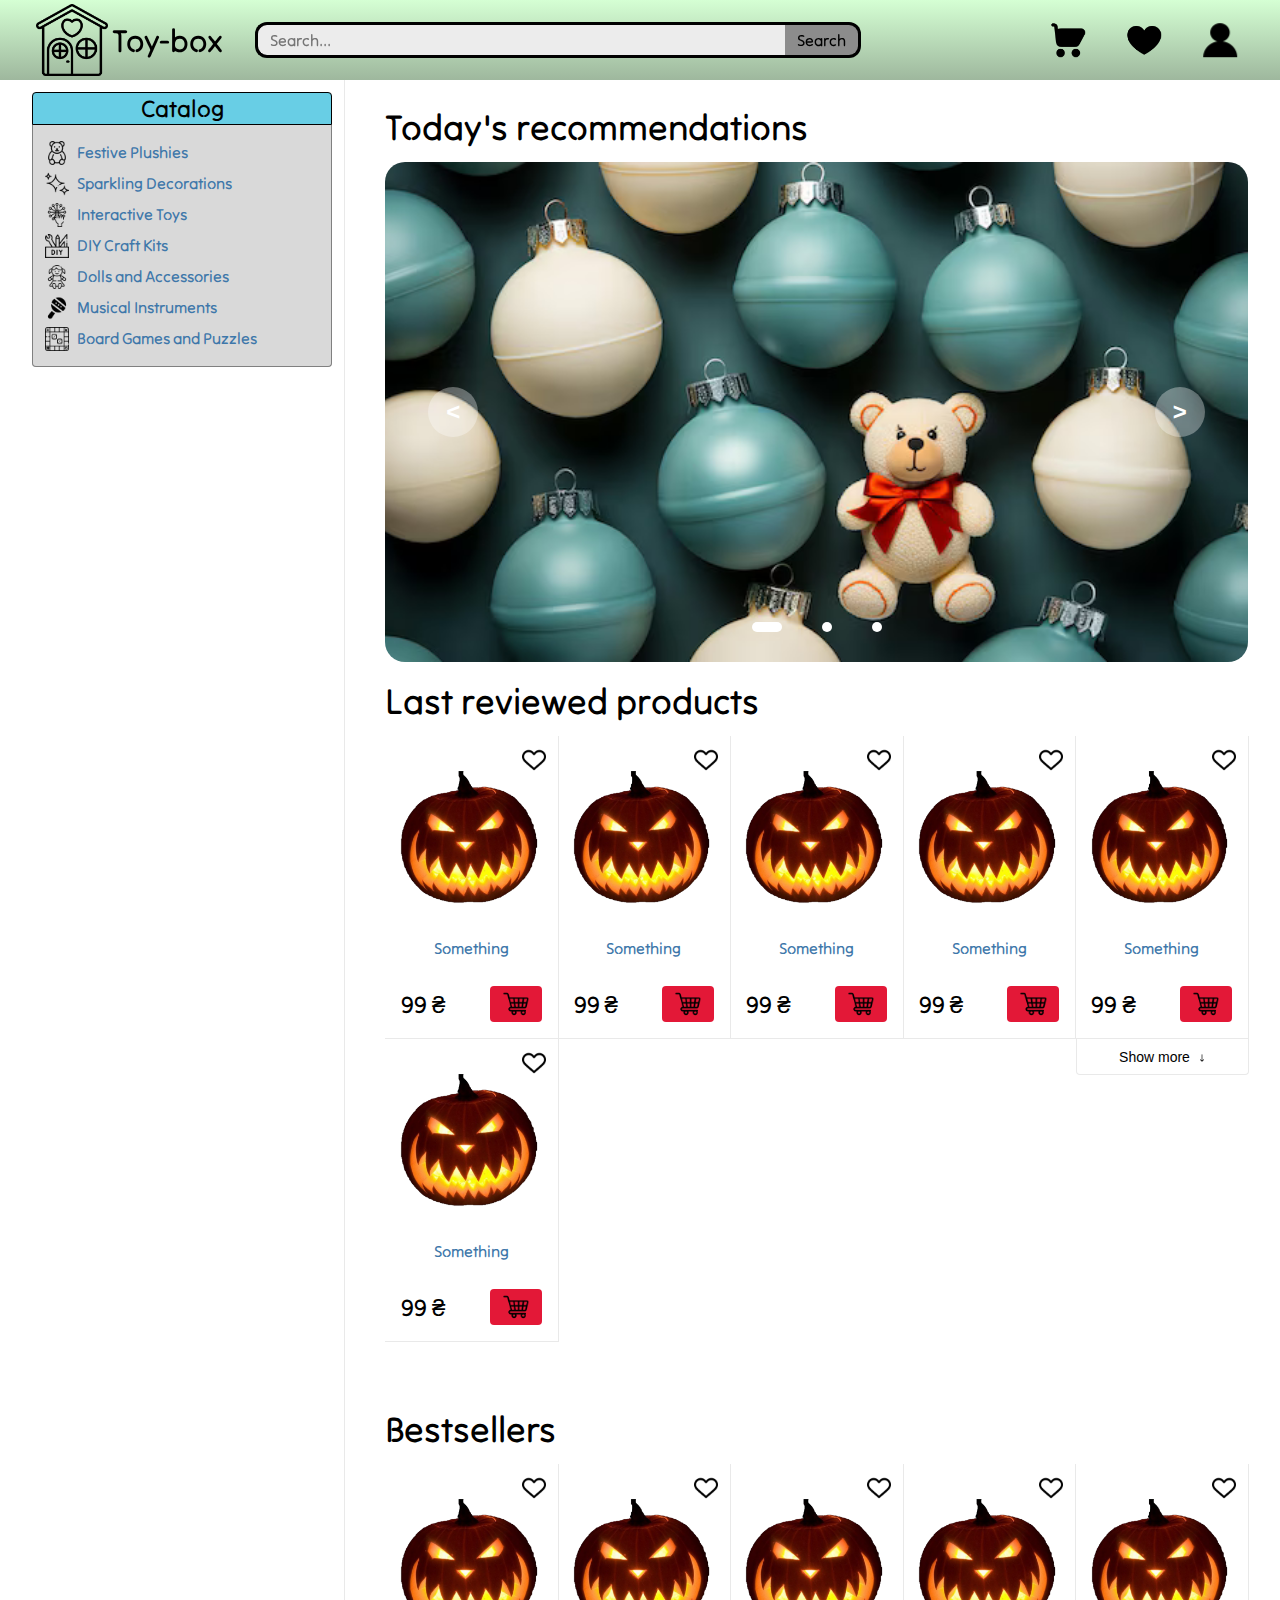
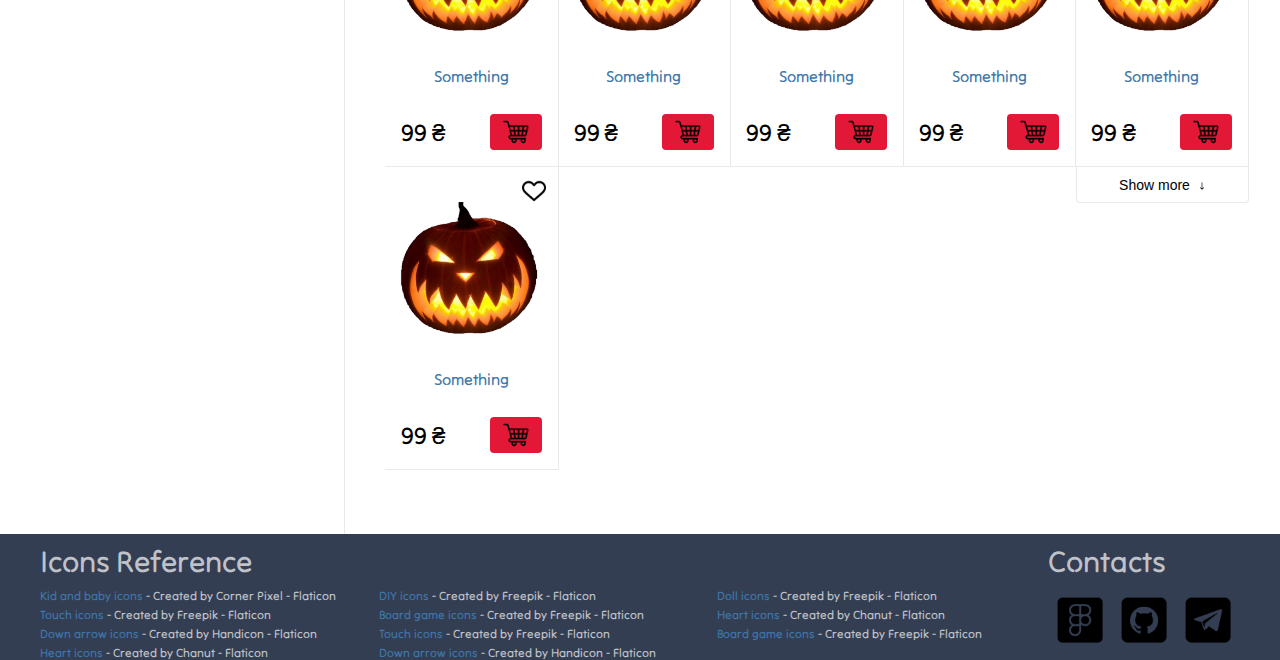
<file: index.html>
<!DOCTYPE html>
<html lang="en">
<head>
    <meta charset="UTF-8">
    <meta name="viewport" content="width=device-width, initial-scale=1.0">
    <link rel="stylesheet" href="./styles.css">
    <link rel="preconnect" href="https://fonts.googleapis.com">
    <link rel="preconnect" href="https://fonts.gstatic.com" crossorigin>
    <link href="https://fonts.googleapis.com/css2?family=Tilt+Neon&display=swap" rel="stylesheet">
    <title>Toy Box</title>
</head>
<body>
    <div class="central-wrapper">
        <!--header-->
        <header class="header">
            <div class="header-wrapper">
                <!--background-->
                <div class="layout">
                    <div class="header-layout">
                        <div class="box-logo-search-bar">
                            <!--Icon-->
                            <div class="logo-with-text">
                                <img src="imgs/playhouse.png" class="main-icon" alt="">
                                <h1 id="logo-text">Toy-box</h1>
                            </div>
                            <!-- Search Form -->
                            <div class="header-search">
                                <form action="/search" method="POST" class="search-form">
                                <input type="text" placeholder="Search..." class="search-bar">
                                <button type="submit" class="button-search">Search</button>
                                </form>       
                            </div>
                        </div>
                        <ul class="header-actions">
                            <!--Cart-->
                            <li class="header-actions__item">
                                <button class="header__button" type="button">
                                    <img src="imgs/shopping-cart.png" class="small-icon" alt="">
                                </button>
                            </li>
                            <!--Favourites-->
                            <li class="header-actions__item">
                                <button class="header__button" type="button">
                                    <img src="imgs/favourites.png" class="small-icon" alt="">
                                </button>
                            </li>
                            <!--Profile-->
                            <li class="header-actions__item">
                                <button class="header__button" type="button">
                                    <img src="imgs/profile.png" class="small-icon" alt="">
                                </button>
                            </li>
                        </ul>
                    </div>
                </div>
            </div>
        </header>
        <!--page-content-->
        <div class="layout layout_with_sidebar">
            <!--catalog-->
            <aside class="sidebar_type_main">
                <div class="sidebar-categories">
                    <div class="sidebar-title">
                        Catalog
                    </div>
                    <!--catalog-list-->
                    <div>
                        <ul class="menu-categories">
                            <li class="menu-categories__item"><img src="imgs/categories/teddy-bear.png" class="menu-categories__img" alt=""><a href="#" class="menu-categories__link">Festive Plushies</a></li>
                            <li class="menu-categories__item"><img src="imgs/categories/star.png"class="menu-categories__img" alt=""><a href="#" class="menu-categories__link">Sparkling Decorations</a></li>
                            <li class="menu-categories__item"><img src="imgs/categories/interactivity.png"class="menu-categories__img" alt=""><a href="#"  class="menu-categories__link">Interactive Toys</a></li>
                            <li class="menu-categories__item"><img src="imgs/categories/diy.png" class="menu-categories__img" alt=""><a href="#" class="menu-categories__link">DIY Craft Kits</a></li>
                            <li class="menu-categories__item"><img src="imgs/categories/doll.png" class="menu-categories__img" alt=""><a href="#" class="menu-categories__link">Dolls and Accessories</a></li>
                            <li class="menu-categories__item"><img src="imgs/categories/toy.png" class="menu-categories__img" alt=""><a href="#" class="menu-categories__link">Musical Instruments</a></li>
                            <li class="menu-categories__item"><img src="imgs/categories/board-game.png" class="menu-categories__img" alt=""><a href="#" class="menu-categories__link">Board Games and Puzzles</a></li>
                        </ul>
                    </div> 
                </div>
            </aside>
            <!--Toys-->
            <main class="content_type_main">
                <h2 class="main-goods__heading">
                    Today's recommendations
                </h2>
                    <!-- slider -->
                    <div class="slider" id="slider">
                        <div class="list">
                            <div class="item">
                                <img id="slide-1" src="imgs/recommendations/new-year-balls.png" alt="Two white teddy bears cuddled together.">
                            </div>
                            <div class="item">
                                <img id="slide-2" src="imgs/recommendations/new-year-gift-ideas.jpg" alt="A brown teddy bear surrounded by colorful ornaments, rather than Christmas ornaments. ">
                            </div>
                            <div class="item">
                                <img id="slide-3" src="imgs/recommendations/new-year-teddy.jpg" alt="Two gift boxes with colorful bows placed under a Christmas tree.">
                            </div>
                        </div>
                        <!-- buttons pev and next -->
                        <div class="buttons">
                            <button id="prev"><</button>
                            <button id="next">></button>
                        </div>
                        <!-- dots -->
                        <ul class="dots" id="dots-list">
                            <!-- <li class="active"></li>
                            <li></li>
                            <li></li> -->
                        </ul>
                    </div>
                    <div class="sidebar-categories main-categories">
                        <div class="sidebar-title" onclick="toggleMenu()">
                            Catalog
                        </div>
                        <!--catalog-list-->
                        <ul id="menu-categories" class="menu-categories"> 
                            <li class="menu-categories__item"><img src="imgs/categories/teddy-bear.png" class="menu-categories__img" alt=""><a href="#" class="menu-categories__link">Festive Plushies</a></li>
                            <li class="menu-categories__item"><img src="imgs/categories/star.png"class="menu-categories__img" alt=""><a href="#" class="menu-categories__link">Sparkling Decorations</a></li>
                            <li class="menu-categories__item"><img src="imgs/categories/interactivity.png"class="menu-categories__img" alt=""><a href="#"  class="menu-categories__link">Interactive Toys</a></li>
                            <li class="menu-categories__item"><img src="imgs/categories/diy.png" class="menu-categories__img" alt=""><a href="#" class="menu-categories__link">DIY Craft Kits</a></li>
                            <li class="menu-categories__item"><img src="imgs/categories/doll.png" class="menu-categories__img" alt=""><a href="#" class="menu-categories__link">Dolls and Accessories</a></li>
                            <li class="menu-categories__item"><img src="imgs/categories/toy.png" class="menu-categories__img" alt=""><a href="#" class="menu-categories__link">Musical Instruments</a></li>
                            <li class="menu-categories__item"><img src="imgs/categories/board-game.png" class="menu-categories__img" alt=""><a href="#" class="menu-categories__link">Board Games and Puzzles</a></li>
                        </ul>
                    </div>
                <!--tables for toys-->
                <section class="main-goods">
                    <h2 class="main-goods__heading">
                        Last reviewed products
                    </h2>
                    <ul class="main-goods__grid">
                        <li class="main-goods__cell">
                            <div class="tile">
                                <div class="tile__inner">
                                    <a class="product-link tile__picture" href="#">
                                        <img src="imgs/blank.png" loading="lazy" alt="A pumkin">
                                    </a>
                                    <a class="product-link tile__title" href="#">
                                        Something
                                    </a>
                                    <div class="wish-wrapper">
                                        <button class="wish-button" type="button" aria-label="Add to Favourites">
                                            <img alt="" src="imgs/heart.png" class="heart-icon">
                                        </button>
                                    </div>
                                    <div class="tile__prices">
                                        99 ₴
                                        <button class="btn-cart" type="button" title="Buy">
                                            Buy
                                            <img src="imgs/shopping-cart-add.png" alt="" class="small-icon">
                                        </button>
                                    </div>
                                </div>
                            </div>
                        </li>
                        <li class="main-goods__cell">
                            <div class="tile">
                                <div class="tile__inner">
                                    <a class="product-link tile__picture" href="#">
                                        <img src="imgs/blank.png" loading="lazy" alt="A pumkin">
                                    </a>
                                    <a class="product-link tile__title" href="#">
                                        Something
                                    </a>
                                    <div class="wish-wrapper">
                                        <button class="wish-button" type="button" aria-label="Add to Favourites">
                                            <img alt="" src="imgs/heart.png" class="heart-icon">
                                        </button>
                                    </div>
                                    <div class="tile__prices">
                                        99 ₴
                                        <button class="btn-cart" type="button" title="Buy">
                                            Buy
                                            <img src="imgs/shopping-cart-add.png" alt="" class="small-icon">
                                        </button>
                                    </div>
                                </div>
                            </div>
                        </li>
                        <li class="main-goods__cell">
                            <div class="tile">
                                <div class="tile__inner">
                                    <a class="product-link tile__picture" href="#">
                                        <img src="imgs/blank.png" loading="lazy" alt="A pumkin">
                                    </a>
                                    <a class="product-link tile__title" href="#">
                                        Something
                                    </a>
                                    <div class="wish-wrapper">
                                        <button class="wish-button" type="button" aria-label="Add to Favourites">
                                            <img alt="" src="imgs/heart.png" class="heart-icon">
                                        </button>
                                    </div>
                                    <div class="tile__prices">
                                        99 ₴
                                        <button class="btn-cart" type="button" title="Buy">
                                            Buy
                                            <img src="imgs/shopping-cart-add.png" alt="" class="small-icon">
                                        </button>
                                    </div>
                                </div>
                            </div>
                        </li>
                        <li class="main-goods__cell">
                            <div class="tile">
                                <div class="tile__inner">
                                    <a class="product-link tile__picture" href="#">
                                        <img src="imgs/blank.png" loading="lazy" alt="A pumkin">
                                    </a>
                                    <a class="product-link tile__title" href="#">
                                        Something
                                    </a>
                                    <div class="wish-wrapper">
                                        <button class="wish-button" type="button" aria-label="Add to Favourites">
                                            <img alt="" src="imgs/heart.png" class="heart-icon">
                                        </button>
                                    </div>
                                    <div class="tile__prices">
                                        99 ₴
                                        <button class="btn-cart" type="button" title="Buy">
                                            Buy
                                            <img src="imgs/shopping-cart-add.png" alt="" class="small-icon">
                                        </button>
                                    </div>
                                </div>
                            </div>
                        </li>
                        <li class="main-goods__cell">
                            <div class="tile">
                                <div class="tile__inner">
                                    <a class="product-link tile__picture" href="#">
                                        <img src="imgs/blank.png" loading="lazy" alt="A pumkin">
                                    </a>
                                    <a class="product-link tile__title" href="#">
                                        Something
                                    </a>
                                    <div class="wish-wrapper">
                                        <button class="wish-button" type="button" aria-label="Add to Favourites">
                                            <img alt="" src="imgs/heart.png" class="heart-icon">
                                        </button>
                                    </div>
                                    <div class="tile__prices">
                                        99 ₴
                                        <button class="btn-cart" type="button" title="Buy">
                                            Buy
                                            <img src="imgs/shopping-cart-add.png" alt="" class="small-icon">
                                        </button>
                                    </div>
                                </div>
                            </div>
                        </li>
                        <li class="main-goods__cell">
                            <div class="tile">
                                <div class="tile__inner">
                                    <a class="product-link tile__picture" href="#">
                                        <img src="imgs/blank.png" loading="lazy" alt="A pumkin">
                                    </a>
                                    <a class="product-link tile__title" href="#">
                                        Something
                                    </a>
                                    <div class="wish-wrapper">
                                        <button class="wish-button" type="button" aria-label="Add to Favourites">
                                            <img alt="" src="imgs/heart.png" class="heart-icon">
                                        </button>
                                    </div>
                                    <div class="tile__prices">
                                        99 ₴
                                        <button class="btn-cart" type="button" title="Buy">
                                            Buy
                                            <img src="imgs/shopping-cart-add.png" alt="" class="small-icon">
                                        </button>
                                    </div>
                                </div>
                            </div>
                        </li>
                        <button class="button_type_link main-goods__show-more">Show more
                            <img alt="Down arrow" src="imgs/down-arrow.png" class="arrow-icon">
                        </button>
                    </ul>
                </section>
                <section class="main-goods">
                    <h2 class="main-goods__heading">
                        Bestsellers
                    </h2>
                    <ul class="main-goods__grid">
                        <li class="main-goods__cell">
                            <div class="tile">
                                <div class="tile__inner">
                                    <a class="product-link tile__picture" href="#">
                                        <img src="imgs/blank.png" loading="lazy" alt="A pumkin">
                                    </a>
                                    <a class="product-link tile__title" href="#">
                                        Something
                                    </a>
                                    <div class="wish-wrapper">
                                        <button class="wish-button" type="button" aria-label="Add to Favourites">
                                            <img alt="" src="imgs/heart.png" class="heart-icon">
                                        </button>
                                    </div>
                                    <div class="tile__prices">
                                        99 ₴
                                        <button class="btn-cart" type="button" title="Buy">
                                            Buy
                                            <img src="imgs/shopping-cart-add.png" alt="" class="small-icon">
                                        </button>
                                    </div>
                                </div>
                            </div>
                        </li>
                        <li class="main-goods__cell">
                            <div class="tile">
                                <div class="tile__inner">
                                    <a class="product-link tile__picture" href="#">
                                        <img src="imgs/blank.png" loading="lazy" alt="A pumkin">
                                    </a>
                                    <a class="product-link tile__title" href="#">
                                        Something
                                    </a>
                                    <div class="wish-wrapper">
                                        <button class="wish-button" type="button" aria-label="Add to Favourites">
                                            <img alt="" src="imgs/heart.png" class="heart-icon">
                                        </button>
                                    </div>
                                    <div class="tile__prices">
                                        99 ₴
                                        <button class="btn-cart" type="button" title="Buy">
                                            Buy
                                            <img src="imgs/shopping-cart-add.png" alt="" class="small-icon">
                                        </button>
                                    </div>
                                </div>
                            </div>
                        </li>                        <li class="main-goods__cell">
                            <div class="tile">
                                <div class="tile__inner">
                                    <a class="product-link tile__picture" href="#">
                                        <img src="imgs/blank.png" loading="lazy" alt="A pumkin">
                                    </a>
                                    <a class="product-link tile__title" href="#">
                                        Something
                                    </a>
                                    <div class="wish-wrapper">
                                        <button class="wish-button" type="button" aria-label="Add to Favourites">
                                            <img alt="" src="imgs/heart.png" class="heart-icon">
                                        </button>
                                    </div>
                                    <div class="tile__prices">
                                        99 ₴
                                        <button class="btn-cart" type="button" title="Buy">
                                            Buy
                                            <img src="imgs/shopping-cart-add.png" alt="" class="small-icon">
                                        </button>
                                    </div>
                                </div>
                            </div>
                        </li>                        <li class="main-goods__cell">
                            <div class="tile">
                                <div class="tile__inner">
                                    <a class="product-link tile__picture" href="#">
                                        <img src="imgs/blank.png" loading="lazy" alt="A pumkin">
                                    </a>
                                    <a class="product-link tile__title" href="#">
                                        Something
                                    </a>
                                    <div class="wish-wrapper">
                                        <button class="wish-button" type="button" aria-label="Add to Favourites">
                                            <img alt="" src="imgs/heart.png" class="heart-icon">
                                        </button>
                                    </div>
                                    <div class="tile__prices">
                                        99 ₴
                                        <button class="btn-cart" type="button" title="Buy">
                                            Buy
                                            <img src="imgs/shopping-cart-add.png" alt="" class="small-icon">
                                        </button>
                                    </div>
                                </div>
                            </div>
                        </li>                        <li class="main-goods__cell">
                            <div class="tile">
                                <div class="tile__inner">
                                    <a class="product-link tile__picture" href="#">
                                        <img src="imgs/blank.png" loading="lazy" alt="A pumkin">
                                    </a>
                                    <a class="product-link tile__title" href="#">
                                        Something
                                    </a>
                                    <div class="wish-wrapper">
                                        <button class="wish-button" type="button" aria-label="Add to Favourites">
                                            <img alt="" src="imgs/heart.png" class="heart-icon">
                                        </button>
                                    </div>
                                    <div class="tile__prices">
                                        99 ₴
                                        <button class="btn-cart" type="button" title="Buy">
                                            Buy
                                            <img src="imgs/shopping-cart-add.png" alt="" class="small-icon">
                                        </button>
                                    </div>
                                </div>
                            </div>
                        </li>                        <li class="main-goods__cell">
                            <div class="tile">
                                <div class="tile__inner">
                                    <a class="product-link tile__picture" href="#">
                                        <img src="imgs/blank.png" loading="lazy" alt="A pumkin">
                                    </a>
                                    <a class="product-link tile__title" href="#">
                                        Something
                                    </a>
                                    <div class="wish-wrapper">
                                        <button class="wish-button" type="button" aria-label="Add to Favourites">
                                            <img alt="" src="imgs/heart.png" class="heart-icon">
                                        </button>
                                    </div>
                                    <div class="tile__prices">
                                        99 ₴
                                        <button class="btn-cart" type="button" title="Buy">
                                            Buy
                                            <img src="imgs/shopping-cart-add.png" alt="" class="small-icon">
                                        </button>
                                    </div>
                                </div>
                            </div>
                        </li>
                        <button class="main-goods__show-more button_type_link">Show more
                            <img alt="Down arrow" src="imgs/down-arrow.png" class="arrow-icon">
                        </button>
                    </ul>
                </section>
            </main>
        </div>  
        <!--footer-->
        <footer class="footer">
            <!--background-->
            <div class="footer-container">
                <!-- <h2>Contact:<a href="https://voranreygetov.github.io/my-resume-web/">here</a></h2>
                <h2>Figma: <a href="https://www.figma.com/file/SHtChgT3smVWExIDfK1F4B/ToyBox-site?type=design&node-id=1%3A5&mode=design&t=hkrt9KGAjVvuRP2S-1">here</a></h2> -->
                <div class="icons-ref-container">
                    <h2>Icons Reference</h2>
                    <ul class="icons-ref-text">
                        <li><a href="https://www.flaticon.com/free-icons/kid-and-baby" title="Kid and baby icons">Kid and baby icons</a> - Created by Corner Pixel - Flaticon</li>
                        <li><a href="https://www.flaticon.com/free-icons/diy" title="DIY icons">DIY icons</a> - Created by Freepik - Flaticon</li>
                        <li><a href="https://www.flaticon.com/free-icons/doll" title="Doll icons">Doll icons</a> - Created by Freepik - Flaticon</li>
                        <li><a href="https://www.flaticon.com/free-icons/touch" title="Touch icons">Touch icons</a> - Created by Freepik - Flaticon</li>
                        <li><a href="https://www.flaticon.com/free-icons/board-game" title="Board game icons">Board game icons</a> - Created by Freepik - Flaticon</li>
                        <li><a href="https://www.flaticon.com/free-icons/heart" title="Heart icons">Heart icons</a> - Created by Chanut - Flaticon</li>
                        <li><a href="https://www.flaticon.com/free-icons/down-arrow" title="Down arrow icons">Down arrow icons</a> - Created by Handicon - Flaticon</li>
                        <li><a href="https://www.flaticon.com/free-icons/touch" title="Touch icons">Touch icons</a> - Created by Freepik - Flaticon</li>
                        <li><a href="https://www.flaticon.com/free-icons/board-game" title="Board game icons">Board game icons</a> - Created by Freepik - Flaticon</li>
                        <li><a href="https://www.flaticon.com/free-icons/heart" title="Heart icons">Heart icons</a> - Created by Chanut - Flaticon</li>
                        <li><a href="https://www.flaticon.com/free-icons/down-arrow" title="Down arrow icons">Down arrow icons</a> - Created by Handicon - Flaticon</li>
                    </ul>
                </div>
                <div class="footer-contacts">
                    <h2>Contacts</h2>
                    <ul class="footer-list-contacts">
                        <li><a href="https://www.figma.com/file/SHtChgT3smVWExIDfK1F4B/ToyBox-site?type=design&node-id=1%3A5&mode=design&t=hkrt9KGAjVvuRP2S-1"><img src="imgs/ref links/figma.png" alt="Figma link" class="small-icon"></a></li>
                        <li><a href="https://github.com/VoranReygetov"><img src="imgs/ref links/github.png" alt="Github link" class="small-icon"></a></li>
                        <li><a href="https://t.me/reyget"><img src="imgs/ref links/telegram.png" alt="Telegram link" class="small-icon"></a></li>
                    </ul>
                </div>
            </div>
        </footer>
        <div class="layout_mobile_control">
            <ul>
                <!--Cart-->
                <li class="header-actions__item">
                    <button class="header__button" type="button">
                        <img src="imgs/shopping-cart.png" class="small-icon" alt="">
                    </button>
                </li>
                <!--Favourites-->
                <li class="header-actions__item">
                    <button class="header__button" type="button">
                        <img src="imgs/favourites.png" class="small-icon" alt="">
                    </button>
                </li>
                <!--Profile-->
                <li class="header-actions__item">
                    <button class="header__button" type="button">
                        <img src="imgs/profile.png" class="small-icon" alt="">
                    </button>
                </li>
            </ul>
        </div>
        <script src="app.js"></script>
    </div>
</body>
</html>
</file>
<file: styles.css>
:root {
    --color-primary: #3e77aa;
    --color-hover-primary: tomato;
    --color-background-light: rgba(236, 236, 236, 1);
    --color-background-dark: rgba(198, 198, 198, 1);
    --color-transition: rgba(0, 0, 0, 0.4);
    --color-search-button-hover: rgba(0, 0, 0, 0.7);
    --color-footer-background: #343e53;
    --color-footer-text: hsla(0, 0%, 100%, .7);
    --color-sidebar-background: rgba(217, 217, 217, 1);
    --color-sidebar-title: rgba(104, 206, 229, 1);
    --color-dot: white;
    --color-dot-hover: gray;
    --color-btn-cart-background: #e31837;
    --color-btn-cart-hover: #f97988;
}

html, body {
    margin: 0;
    font-family: "Tilt Neon", sans-serif;
}

h1, h2, h3, h4, p, li, ul, table{
    margin: 0;
    padding: 0;
}
input{
    outline: none;
}
ul{
    list-style: none;
}

a[href] {
    color: var(--color-primary);
    cursor: pointer;
    text-decoration: none;
    transition: all .15s cubic-bezier(0.25, 0.1, 0.25, 1);
}

.central-wrapper{
    display: flex;
    flex-direction: column;
    min-height: 100vh;
    width: 100%;
}
a:hover{
    color: var(--color-hover-primary);
    text-decoration: underline;
}

.header{
    position: sticky;
    top: 0;
    z-index: 100;
    display: block;
    background: linear-gradient(rgba(195, 255, 193, 0.7), rgba(117, 153, 116, 0.7));
    backdrop-filter: blur(12px);
}

.layout{
    display: flex;
    align-items: center;
    box-sizing:border-box;
    display:block;
    margin:0 auto;
    max-width:1600px;
    padding-left:8px;
    padding-right:8px;
    width:100%;
}

@media (min-width: 768px) {
    .layout {
      padding-left: 16px;
      padding-right: 16px;
    }
}

@media (min-width: 1024px) {
    .layout {
      padding-left: 24px;
      padding-right: 24px;
    }
}

@media (min-width: 1280px) {
    .layout {
      padding-left: 32px;
      padding-right: 32px;
    }
}

.header-layout{
    position: relative;
    height: 52px;
    display: flex;
    flex-direction: row;
    align-items: center;
    max-width: 1600px;
    margin: 0 auto;
}

@media (min-width: 1024px) {
    .header-layout {
        height: 80px;
    }
}

.box-logo-search-bar{
    flex:2;
    display: flex;
    align-items: center;
}

.logo-with-text{
    display: flex;
    text-align: center;
    margin-right: 16px;
    flex-shrink: 0;
    cursor: pointer;
    outline: none;
    align-items: center;
}

#logo-text{
    display: none;
}

@media (min-width: 768px) {
    .logo-with-text{
        margin-right: 32px;
    }
    #logo-text {
        display: block;
    }
}

.box-user-icons{
    flex:1;
    justify-content: space-between;
}
.main-icon {
    height: 48px;
    margin: 4px;
}
@media (min-width: 1024px) {
    .main-icon {
        height: 72px;
    }
}

.bg-small-icons {
    background: var(--color-background-dark);
    display: inline-block;
    width: 52px;
    height: 52px;
    border-style: solid;
    border-color: black;
    border-radius: 50%;
    border-width: 2px;
    position: relative; 
}

.small-icon {
    position: absolute;
    top: 50%; 
    left: 50%;
    transform: translate(-50%, -50%); 
    height: 70%; 
    width: auto; 
}

.goods-pics{
    width: 94px;
    height: 94px;
}

.header-search{
    margin-right: 8px;
    flex-grow: 1;
}
.search-form {
    display: flex;
    flex-direction: row;
    align-items: center;
    width: 100%;
}
.search-form > * {
    font-size: 16px;
    font-family: "Tilt Neon", sans-serif;
}

.search-bar {
    background: var(--color-background-light);
    width: 100%;
    position: relative;
    display: flex;
    flex-direction: row;
    transition: all .25s ease-in-out;
    padding: 0 12px;
    height: 36px;
    box-sizing: border-box;
    border: solid;
    border-right-width: medium;
    border-radius: 12px 0 0 12px;
    border-right-width: 0px;
}
@media (min-width: 1024px) {
    .search-bar {
        width: 70%;
    }
}

.button-search {
    background: rgba(140, 140, 140, 1);
    line-height: normal;
    height: 36px;
    padding: 0 12px;
    border: solid;
    border-radius: 0 12px 12px 0;
    border-left-width: 0px;
    transition: all .15s cubic-bezier(0.25, 0.1, 0.25, 1);
}
.button-search:hover{
    background: rgba(0, 0, 0, 0.7);
}

.header-actions{
    display: none;
    flex-direction: row;
    align-items: center;
}

@media (min-width: 1024px) {
    .header-actions {
        display: flex;
    }
}

.header-actions__item {
    margin-left: 20px;
    box-sizing: border-box;
    padding: 0 4px;
}

.header__button{
    position: relative;
    display: flex;
    flex-direction: row;
    align-items: center;
    justify-content: center;
    width: 48px;
    height: 48px;
    margin: 0;
    padding: 0;
    border: none;
    border-radius: 4px;
    background: none;
    transition: all .2s cubic-bezier(0.25, 0.1, 0.25, 1);
    cursor: pointer;
    outline: none;
}

.header__button:hover{
    background: rgba(0, 0, 0, 0.4);
    border-radius: 50%;
}

.layout_with_sidebar{
    display: flex;
    flex-direction: row;
    box-sizing: border-box;
    margin: 0 auto;
    max-width: 1600px;
    width: 100%;
}
.content_type_main{
    border-left:none;
    box-sizing:border-box;
    padding-left:0;
    padding-top:8px;
    width:100%
}

@media (min-width: 1024px) {
    .content_type_main{
        border-left: 1px solid #e9e9e9;
        padding-left: 40px;
        padding-top: 40px;
        width: calc(100% - 300px);
        padding-top: 24px;
        box-sizing: border-box;
    }
}

.sidebar_type_main{
    display: none;
    align-self: flex-start;
    /* top: 0;
    position: sticky;
    transform: translateZ(0); */
    width: 300px;
    flex-shrink: 0;
    margin-right: 12px;
}

@media (min-width: 1024px) {
    .sidebar_type_main {
        display: block;
    }
}

.sidebar-categories{
    background-color: var(--color-sidebar-background);
    border-radius: 4px;
    margin-top: 12px;
    margin-bottom: 12px;
}

.main-categories{
    display: block;
}
@media (min-width: 1024px) {
    .main-categories {
        display: none;
    }
}
.sidebar-title{
    text-align: center;
    background-color: var(--color-sidebar-title);
    font-size: 24px;
    border: solid;
    border-radius: 4px 4px 0 0;
    border-width: 1px;
}

.sidebar-title:hover{
    cursor: pointer;
    text-shadow: 2px 2px 5px gray;
    box-shadow: 0px 2px 5px gray;
}

.menu-categories{
    padding-top: 12px;
    padding-bottom: 12px;
    padding-left: 12px;
    border: 1px solid gray;
    border-top: none;
    border-radius: 0 0 4px 4px;
    display: grid;
    grid-template-columns: repeat(auto-fit, minmax(300px, 1fr));
    transition: all 0.3s ease-in-out;
}
#menu-categories{
    display: none;
}
#menu-categories.show {
    display: grid;
}

.menu-categories__item{
    display: flex;
    align-items: center;
    border-radius: 5px 5px 0 0;
    font-size: 16px;
}

.menu-categories__img{
    width: 1.5em;
    height: 1.5em;
}

.menu-categories__link{
    position: relative;
    z-index: 10;
    display: inline-block;
    vertical-align: bottom;
    width: 100%;
    padding-left: 8px;
    padding-right: 12px;
    box-sizing: border-box;
    line-height: 31px;
    transition: all .2s ease;
}

.icons-ref-text{
    margin-top: 8px;
    font-size: 0.75rem;
    display: grid;
    grid-template-columns: repeat(auto-fit, minmax(100px, 1fr));
    gap: 0.25rem;
}
@media (min-width: 768px) {
    .icons-ref-text{
        grid-template-columns: repeat(auto-fit, minmax(250px, 1fr));
        gap: 0.25rem 0.5rem;
    }
}

.slider{
    /* width: 1100px; */
    width: auto;
    max-width: 100vw;
    height: 300px;
    position: relative;
    overflow: hidden;
    border-radius: 20px;
    box-sizing: border-box;
    margin-bottom: 16px;
}

@media (min-width: 768px) {
    .slider{
        height: 400px;
    }
}

@media (min-width: 1024px) {
    .slider{
        height: 500px;
    }
}

.list{
    position: absolute;
    top: 0;
    left: 0;
    height: 100%;
    display: flex;
    width: max-content;
    transition: 1s;
}

.list img{
    /* width: 1100px; */
    /* max-width: 100vw; */
    height: 500px;
    object-fit: cover;
    width: inherit;
    display: block;
}

.buttons{
    position: absolute;
    top: 45%;
    left:5%;
    width: 90%;
    display: flex;
    justify-content: space-between;
}

#prev, #next{
    width: 50px;
    height: 50px;
    border-radius: 50%;
    background-color: #fff5;
    color: white;
    border: none;
    font-family: sans-serif;
    font-size: 24px;
    font-weight: bold;
    transition: 0.25s;
}

#prev:hover, #next:hover{
    background-color: gray;
    cursor: pointer;
}

.dots{
    position: absolute;
    bottom: 10px;
    color: var(--color-dot);
    left: 0;
    width: 100%;
    margin: 0;
    padding: 0;
    display: flex;
    justify-content: center;
}

.dots li{
    list-style: none;
    width: 10px;
    height: 10px;
    background-color: var(--color-dot);
    margin: 20px;
    border-radius: 20px;
    transition: 0.25s;
}
.dots li:hover{
    background-color: var(--color-dot-hover);
    cursor: pointer;
}

.dots li.active{
    width: 30px;
}

.main-goods__heading{
    font-size: 36px;
    font-style: bold;
    margin-bottom: 12px;
}

.main-goods__grid{
    /* display: flex;
    flex-direction: row;
    flex-wrap: wrap; */
    display: grid;
    grid-template-columns: repeat(2, 1fr);
}

@media (min-width: 768px) and (max-width: 1280px){
    .main-goods__grid {
    grid-template-columns: repeat(4, 1fr); /* 4 columns */
    }
}
@media (min-width: 1280px) and (max-width: 1440px){
    .main-goods__grid {
      grid-template-columns: repeat(5, 1fr); /* 5 columns */
    }
}
@media (min-width: 1440px) {
    .main-goods__grid {
      grid-template-columns: repeat(6, 1fr); /* 6 columns */
    }
}

.main-goods__cell{
    /* width: 16.66667%; */
    position: relative;
    border: 1px solid #e9e9e9;
    border-top: none;
    border-left: none;
    box-sizing: border-box;
    margin-right: -1px;
}
.tile .wish-button {
    position: absolute;
    top: 8px;
    right: 8px;
}
.tile{
    position: relative;
    height: 100%;
    padding: 16px;
    box-sizing: border-box;
}

.tile__inner{
    box-sizing: border-box;
}

.product-link{
    position: relative;
    display: block;
    height: 170px;
    margin-bottom: 16px;
    text-align: center;
}

.tile__picture img{
    position: absolute;
    top: 50%;
    left: 50%;
    transform: translate(-50%,-50%);
    max-height: 140px;
    max-width: 100%;
    vertical-align: middle;
}

.tile__title{
    display: block;
    height: 40px;
    margin-bottom: 8px;
    overflow: hidden;
    font-size: 16px;
    color: #333;
}

.wish-wrapper {
    display: flex;
    flex-direction: row;
    align-items: center;
}

.wish-button {
    display: flex;
    flex-direction: row;
    justify-content: center;
    align-items: center;
    width: 32px;
    height: 32px;
    background-color: rgba(255,255,255,0);
    border-radius: 50%;
    padding: 0;
    border: none;
    cursor: pointer;
    transition: all .2s cubic-bezier(0.25, 0.1, 0.25, 1);
}
.wish-button:hover{
    background-color: gray;
}
.wish-button img {
    vertical-align: middle;
    transition: all .2s ease;
    height: 24px;
    width: 24px;
}
.tile__prices{
    font-size: 24px;
    vertical-align: baseline;
    display: flex;
    justify-content: space-between;
    align-items: center;
}

.btn-cart{
    height: 36px;
    min-width: 52px;
    width: 52px;
    font-size: 0;
    padding: 0 10px 0 35px;
    border: none;
    transition: background-color .3s;
    letter-spacing: .24px;
    font-weight: 600;
    line-height: normal;
    border-radius: 4px;
    position: relative;
    background-color: var(--color-btn-cart-background);
}
.btn-cart:hover{
    background-color: var(--color-btn-cart-hover);
    cursor: pointer;
}
.main-goods{
    margin-bottom: 64px;
}
.main-goods__show-more{
    /* width: calc(16.66667% - 1px); */
    height: 36px;
    text-align: center;
    /* float: right; */
    /* margin-right: 1px; */
    background: none;
    border: none;
    border-radius: 0 0 4px 4px;
    /* box-shadow: 0 0 0 1px #e9e9e9; */
    font-size: 14px;
    grid-column: span 2;
    box-sizing: border-box;
    border: 1px solid #e9e9e9;
    border-top: none;
    /* margin-right: -1px; */
}
@media (min-width: 768px) {
    .main-goods__show-more {
    grid-column: auto;
    grid-column-end: -1;
    }
}

.main-goods__grid .main-goods__show-more{
    margin-right: -1px;
    margin-left: 0.5px;
}
.main-goods__show-more img{
    margin-left: 4px;
    height: 8px;
    width: 8px;
}
.button_type_link{
    margin: 0;
    padding: 0;
    text-decoration: none;
}
.button_type_link:hover{
    cursor: pointer;
    color: var(--color-hover-primary);
}

.footer{
    width: 100%;
    background: #343e53;
}

.footer-container{
    max-width: 1800px;
    padding: 8px;
    padding-bottom: 60px;
    display: flex;
    /* width: 100%; */
    margin: 0 auto;
    font-size: 1.25rem;
    color: var(--color-footer-text);
    justify-content: space-between;
}

@media (min-width: 1024px) {
    .footer-container {
      padding-bottom: 0px;
      width: calc(100% - 80px);
    }
}
.icons-ref-container{
    flex: 1;

}
.footer-contacts{
    box-sizing: border-box;
    display: flex;
    flex-direction: column;
}
.footer-list-contacts{
    margin-top: 8px;
    display: flex;

}

.footer-list-contacts li{
    transition: .3s;
    /* margin: 0 8px; */
    width: 48px;
    height: 48px;
    position: relative;
    transition: all .2s cubic-bezier(0.25, 0.1, 0.25, 1);
    cursor: pointer;
}

@media (min-width: 768px) {
    .footer-list-contacts li {
    width: 64px;
    height: 64px;
    }
}

.footer-list-contacts li:hover{
    background: rgba(0, 0, 0, 0.4);
    border-radius: 30%;
}

.layout_mobile_control{
    background: hsla(0,0%,100%,.698);
    backdrop-filter: blur(10px);
    height: 60px;
    position: fixed;
    bottom: 0;
    left: 0;
    right: 0;
    display: flex;
    z-index: 100;
    justify-content: center;
}

@media (min-width: 1024px) {
    .layout_mobile_control {
      display: none;
    }
}

.layout_mobile_control ul{
    list-style: none;
    display: flex;
    align-items: center;
}
</file>
